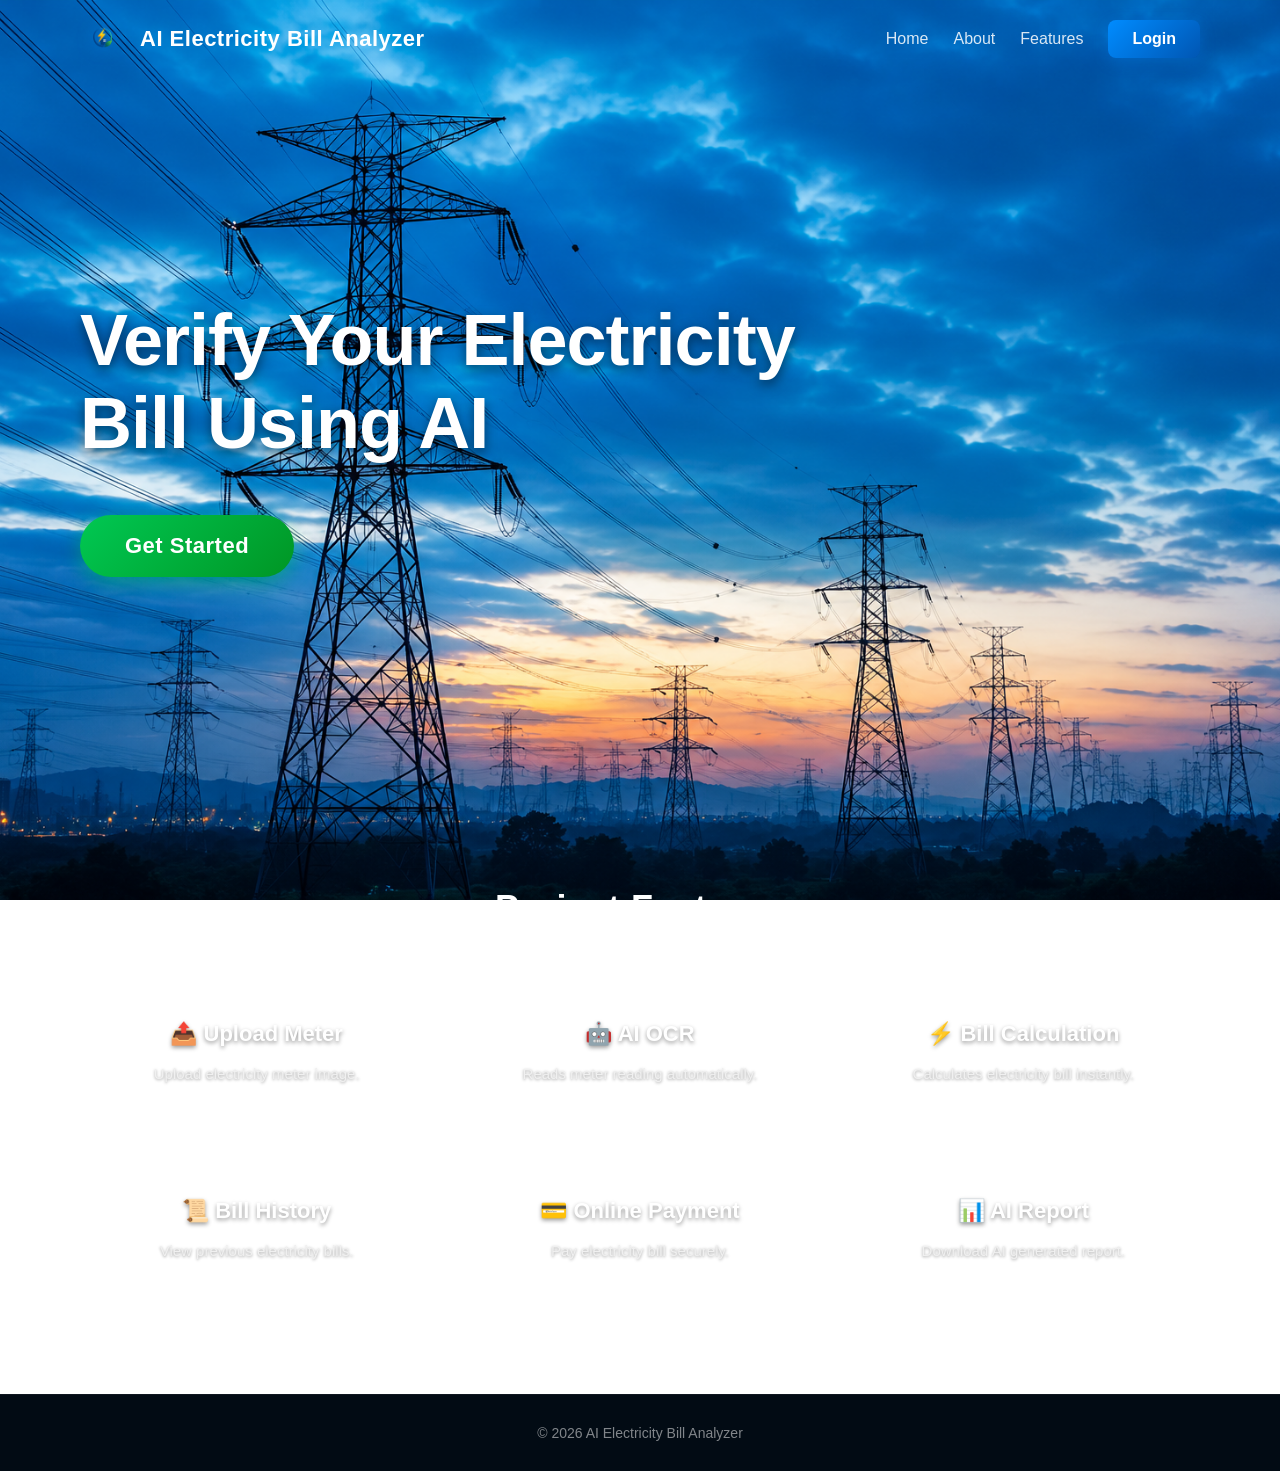
<file: frontend/index.html>
<!DOCTYPE html>
<html lang="en">

<head>

    <meta charset="UTF-8">
    <meta name="viewport" content="width=device-width, initial-scale=1.0">

    <title>AI Electricity Bill Analyzer</title>

    <link rel="stylesheet" href="css/style.css">

</head>

<body>

    <!-- ================= Header ================= -->

    <header>

        <div class="logo">

            <img src="images/logo.png" alt="Logo">

            <h2 id="siteTitle">AI Electricity Bill Analyzer</h2>

        </div>

        <nav>

            <a href="index.html" id="navHome">Home</a>

            <a href="about.html" id="navAbout">About</a>

            <a href="#projectFeaturesSection" id="navFeatures">Features</a>

            <a href="login.html" class="btn" id="navLogin">Login</a>

        </nav>

    </header>

    <!-- ================= Hero Section ================= -->

    <section class="hero">

        <div class="hero-text">

            <h1 id="heroTitle">

                Verify Your Electricity Bill Using AI

            </h1>

            <a href="login.html"
               class="start-btn"
               id="getStartedBtn">

                Get Started

            </a>

        </div>

    </section>

    <!-- ================= Features ================= -->

    <section class="features" id="projectFeaturesSection">

        <h2 id="featureTitle">

            Project Features

        </h2>

        <div class="cards">

            <div class="card">

                <h3 id="feature1Title">

                    📤 Upload Meter

                </h3>

                <p id="feature1Desc">

                    Upload electricity meter image.

                </p>

            </div>

            <div class="card">

                <h3 id="feature2Title">

                    🤖 AI OCR

                </h3>

                <p id="feature2Desc">

                    Reads meter reading automatically.

                </p>

            </div>

            <div class="card">

                <h3 id="feature3Title">

                    ⚡ Bill Calculation

                </h3>

                <p id="feature3Desc">

                    Calculates electricity bill instantly.

                </p>

            </div>

            <div class="card">

                <h3 id="feature4Title">

                    📜 Bill History

                </h3>

                <p id="feature4Desc">

                    View previous electricity bills.

                </p>

            </div>

            <div class="card">

                <h3 id="feature5Title">

                    💳 Online Payment

                </h3>

                <p id="feature5Desc">

                    Pay electricity bill securely.

                </p>

            </div>

            <div class="card">

                <h3 id="feature6Title">

                    📊 AI Report

                </h3>

                <p id="feature6Desc">

                    Download AI generated report.

                </p>

            </div>

        </div>

    </section>

    <!-- ================= Footer ================= -->

    <footer>

        <p id="footerText">

            © 2026 AI Electricity Bill Analyzer

        </p>

    </footer>

    <!-- ================= JavaScript ================= -->

    <script src="js/language.js"></script>

</body>

</html>
</file>
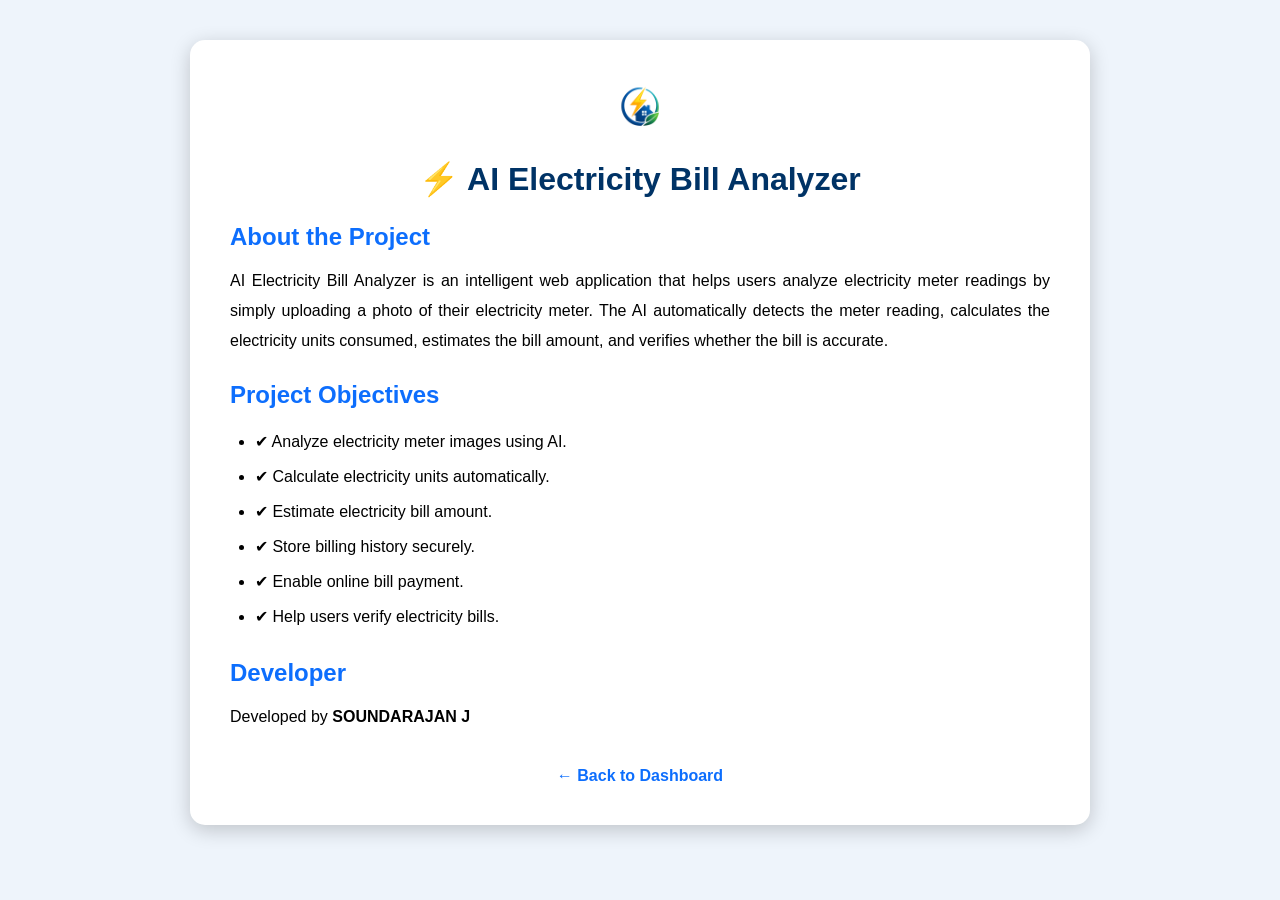
<file: frontend/about.html>
<!DOCTYPE html>
<html lang="en">

<head>

<meta charset="UTF-8">
<meta name="viewport" content="width=device-width, initial-scale=1.0">

<title>About Project</title>

<link rel="stylesheet" href="css/about.css">

</head>

<body>

<div class="container">

<div class="about-card">

<img src="images/logo.png" class="logo">

<h1>⚡ AI Electricity Bill Analyzer</h1>

<h2>About the Project</h2>

<p>

AI Electricity Bill Analyzer is an intelligent web application that helps users
analyze electricity meter readings by simply uploading a photo of their
electricity meter.

The AI automatically detects the meter reading, calculates the electricity
units consumed, estimates the bill amount, and verifies whether the bill is
accurate.

</p>

<h2>Project Objectives</h2>

<ul>

<li>✔ Analyze electricity meter images using AI.</li>

<li>✔ Calculate electricity units automatically.</li>

<li>✔ Estimate electricity bill amount.</li>

<li>✔ Store billing history securely.</li>

<li>✔ Enable online bill payment.</li>

<li>✔ Help users verify electricity bills.</li>

</ul>

<h2>Developer</h2>

<p>

Developed by <b>SOUNDARAJAN J</b>

</p>

<a href="dashboard.html" class="back">

← Back to Dashboard

</a>

</div>

</div>

<script src="js/about.js"></script>

</body>

</html>
</file>
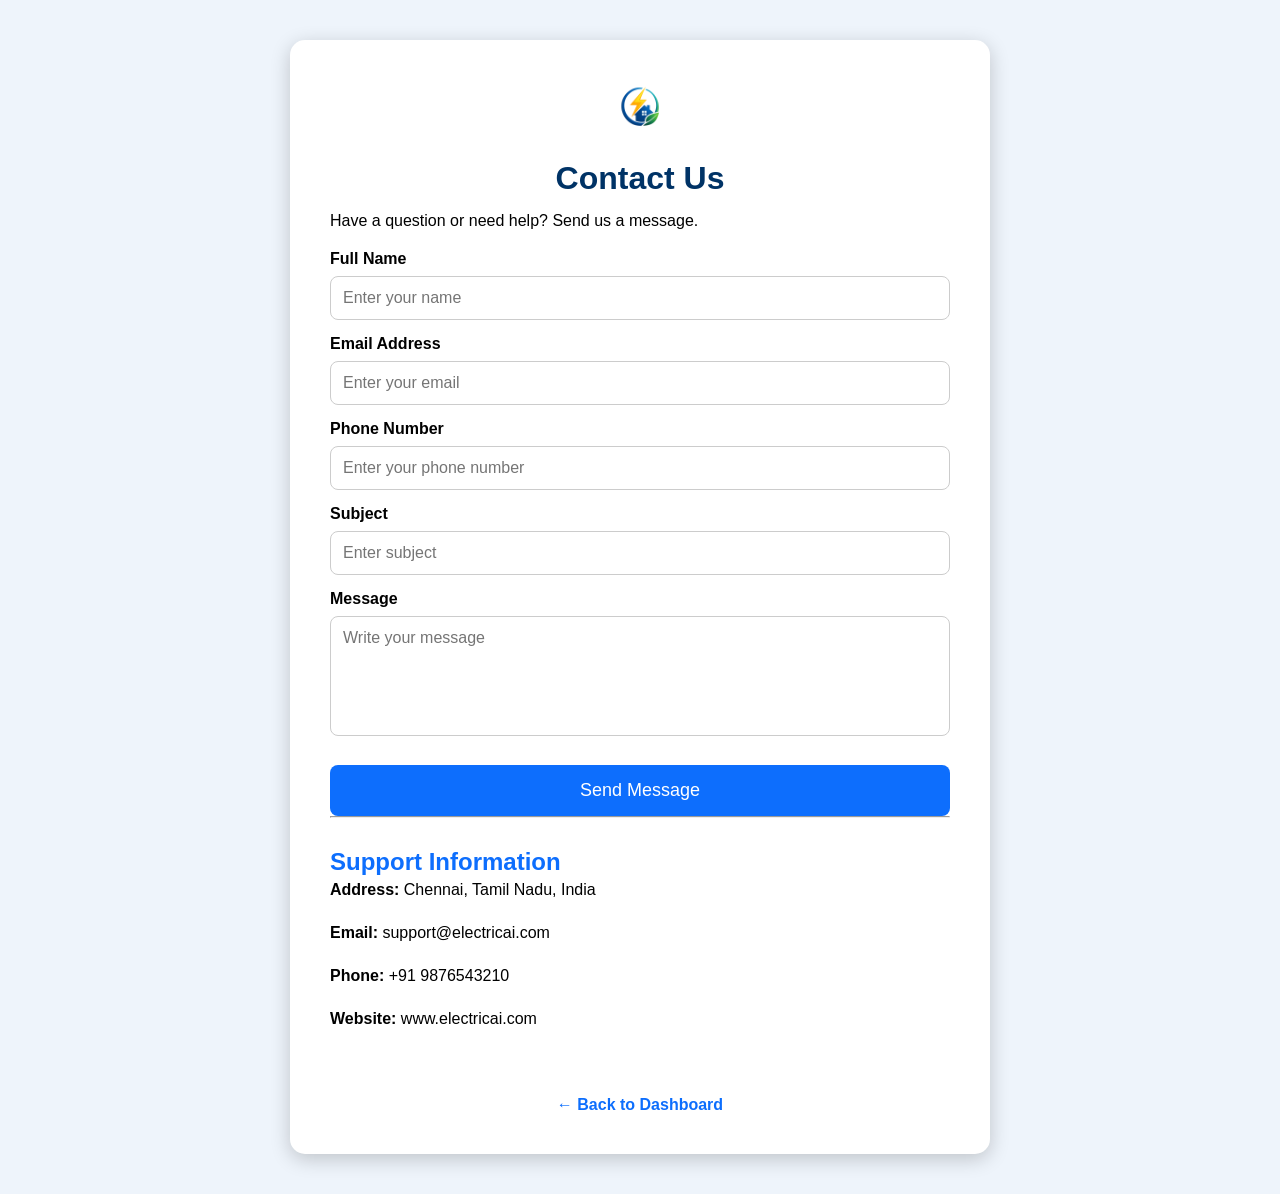
<file: frontend/contact.html>
<!DOCTYPE html>
<html lang="en">

<head>

<meta charset="UTF-8">
<meta name="viewport" content="width=device-width, initial-scale=1.0">

<title>Contact Us</title>

<link rel="stylesheet" href="css/contact.css">

</head>

<body>

<div class="container">

<div class="contact-card">

<img src="images/logo.png" class="logo">

<h1>Contact Us</h1>

<p>
Have a question or need help? Send us a message.
</p>

<form>

<label>Full Name</label>

<input
type="text"
id="name"
placeholder="Enter your name">

<label>Email Address</label>

<input
type="email"
id="email"
placeholder="Enter your email">

<label>Phone Number</label>

<input
type="text"
id="phone"
placeholder="Enter your phone number">

<label>Subject</label>

<input
type="text"
id="subject"
placeholder="Enter subject">

<label>Message</label>

<textarea
id="message"
placeholder="Write your message"></textarea>

<button
type="button"
onclick="sendMessage()">

Send Message

</button>

</form>

<hr>

<h2>Support Information</h2>

<p><strong>Address:</strong> Chennai, Tamil Nadu, India</p>

<p><strong>Email:</strong> support@electricai.com</p>

<p><strong>Phone:</strong> +91 9876543210</p>

<p><strong>Website:</strong> www.electricai.com</p>

<br>

<a href="dashboard.html" class="back">

← Back to Dashboard

</a>

</div>

</div>

<script src="js/contact.js"></script>

</body>

</html>
</file>
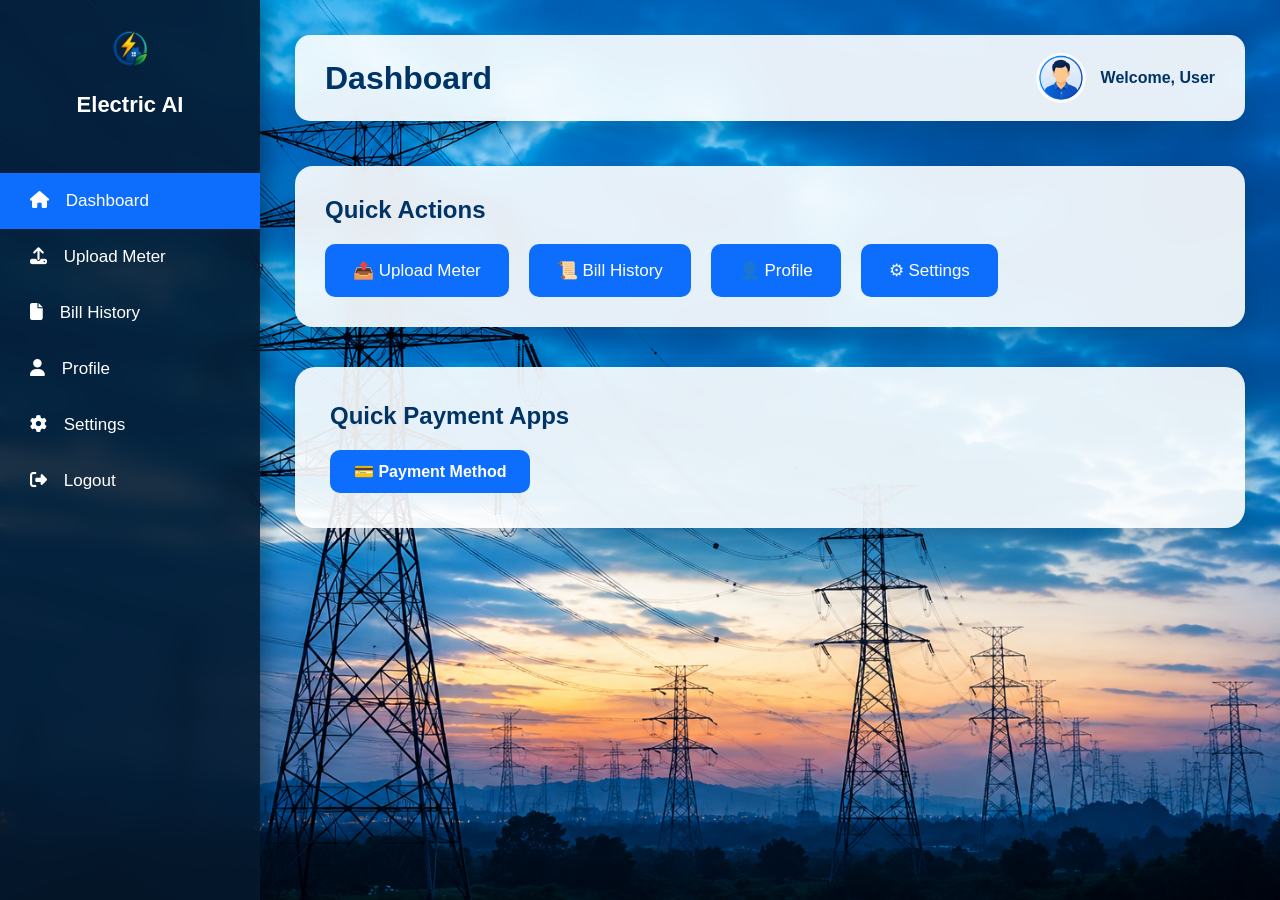
<file: frontend/dashboard.html>
<!DOCTYPE html>
<html lang="en">

<head>

    <meta charset="UTF-8">
    <meta name="viewport" content="width=device-width, initial-scale=1.0">

    <title>Dashboard</title>

    <link rel="stylesheet" href="css/dashboard.css">

    <link rel="stylesheet"
        href="https://cdnjs.cloudflare.com/ajax/libs/font-awesome/6.6.0/css/all.min.css">

</head>

<body>

    <!-- Sidebar -->

    <div class="sidebar">

        <div class="logo">

            <img src="images/logo.png" alt="Electric AI Logo">

            <h2>Electric AI</h2>

        </div>

        <ul>

            <li class="active">
                <a href="dashboard.html">
                    <i class="fa-solid fa-house"></i>
                    <span id="menuDashboard">Dashboard</span>
                </a>
            </li>

            <li>
                <a href="upload_meter.html">
                    <i class="fa-solid fa-upload"></i>
                    <span id="menuUpload">Upload Meter</span>
                </a>
            </li>

            <li>
                <a href="history.html">
                    <i class="fa-solid fa-file"></i>
                    <span id="menuHistory">Bill History</span>
                </a>
            </li>

            <li>
                <a href="profile.html">
                    <i class="fa-solid fa-user"></i>
                    <span id="menuProfile">Profile</span>
                </a>
            </li>

            <li>
                <a href="settings.html">
                    <i class="fa-solid fa-gear"></i>
                    <span id="menuSettings">Settings</span>
                </a>
            </li>

            <li>
                <a href="login.html">
                    <i class="fa-solid fa-right-from-bracket"></i>
                    <span id="menuLogout">Logout</span>
                </a>
            </li>

        </ul>

    </div>

    <!-- Main -->

    <div class="main">

        <!-- Header -->

        <div class="top">

            <h1 id="dashboardTitle">Dashboard</h1>

            <div class="user">

                <img src="images/user.png" alt="User">

                <span id="welcomeUser">Welcome, User</span>

            </div>

        </div>



        <!-- Quick Actions -->

        <div class="quick">

            <h2 id="quickTitle">Quick Actions</h2>

            <div class="buttons">

                <a href="upload_meter.html" id="uploadBtn">
                    📤 Upload Meter
                </a>

                <a href="history.html" id="historyBtn">
                    📜 Bill History
                </a>

                <a href="profile.html" id="profileBtn">
                    👤 Profile
                </a>

                <a href="settings.html" id="settingsBtn">
                    ⚙ Settings
                </a>

            </div>

        </div>

        <!-- Payment -->

        <div class="payment-links">

            <h2 id="paymentTitle">
                Quick Payment Apps
            </h2>

            <button type="button" class="payment-method-btn" onclick="togglePaymentMethods()">
                💳 Payment Method
            </button>

            <div class="payment-buttons" id="paymentButtonsGrid" style="display: none; margin-top: 25px;">

                <a href="https://pay.google.com/" target="_blank">
                    <img src="images/gpay.png" alt="Google Pay">
                    <span>Google Pay</span>
                </a>

                <a href="https://www.phonepe.com/" target="_blank">
                    <img src="images/phonepe.png" alt="PhonePe">
                    <span>PhonePe</span>
                </a>

                <a href="https://paytm.com/" target="_blank">
                    <img src="images/paytm.png" alt="Paytm">
                    <span>Paytm</span>
                </a>

            </div>

        </div>

    </div>

    <script src="js/dashboard.js"></script>
    <script src="js/language.js"></script>

</body>

</html>
</file>
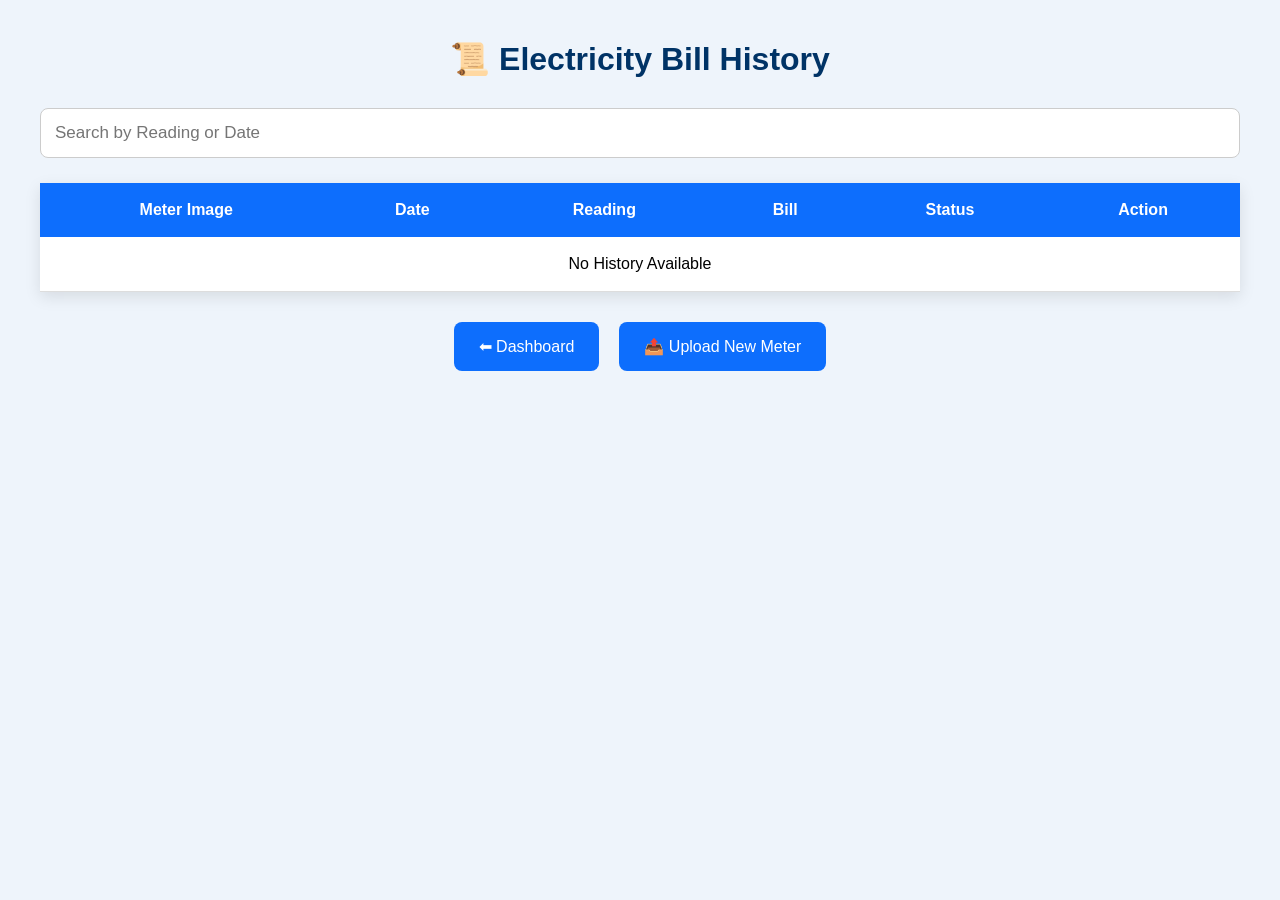
<file: frontend/history.html>
<!DOCTYPE html>
<html lang="en">

<head>

    <meta charset="UTF-8">
    <meta name="viewport" content="width=device-width, initial-scale=1.0">

    <title>Bill History</title>

    <link rel="stylesheet" href="css/history.css">

</head>

<body>

<div class="container">

    <h1>📜 Electricity Bill History</h1>

    <div class="search-box">

        <input
            type="text"
            id="searchInput"
            placeholder="Search by Reading or Date">

    </div>

    <table>

        <thead>

            <tr>

                <th>Meter Image</th>

                <th>Date</th>

                <th>Reading</th>

                <th>Bill</th>

                <th>Status</th>

                <th>Action</th>

            </tr>

        </thead>

        <tbody id="historyBody">

            <!-- History records will appear here -->

        </tbody>

    </table>

    <div class="buttons">

        <a href="dashboard.html">
            ⬅ Dashboard
        </a>

        <a href="upload_meter.html">
            📤 Upload New Meter
        </a>

    </div>

</div>

<script src="js/history.js"></script>

</body>

</html>
</file>
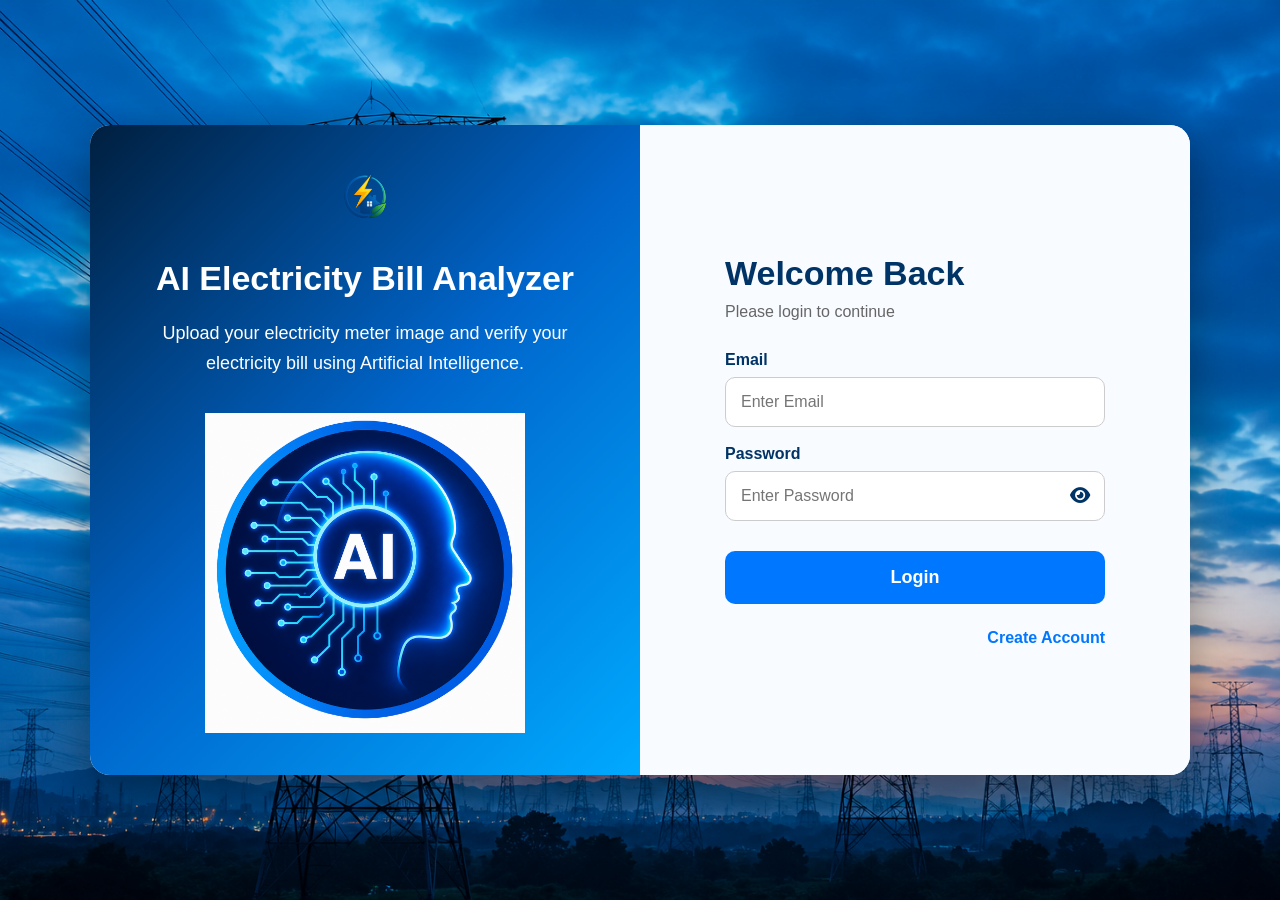
<file: frontend/login.html>
<!DOCTYPE html>
<html lang="en">

<head>

    <meta charset="UTF-8">
    <meta name="viewport" content="width=device-width, initial-scale=1.0">

    <title>Login | AI Electricity Bill Analyzer</title>

    <link rel="stylesheet" href="css/login.css">

    <link rel="stylesheet" href="https://cdnjs.cloudflare.com/ajax/libs/font-awesome/6.6.0/css/all.min.css">

</head>

<body>

<div class="container">

    <!-- Left Side -->

    <div class="left">

        <img src="images/logo.png" class="logo" alt="Logo">

        <h1 id="loginSiteTitle">
            AI Electricity Bill Analyzer
        </h1>

        <p id="loginDescription">
            Upload your electricity meter image and verify your electricity bill using Artificial Intelligence.
        </p>

        <img src="images/ai.png" class="ai" alt="AI">

    </div>

    <!-- Right Side -->

    <div class="right">

        <div class="login-box">

            <h2 id="welcomeTitle">
                Welcome Back
            </h2>

            <p id="loginText">
                Please login to continue
            </p>

            <form>

                <label id="emailLabel">
                    Email
                </label>

                <input
                    type="email"
                    id="email"
                    placeholder="Enter Email"
                >

                <label id="passwordLabel">
                    Password
                </label>

                <div class="password-wrapper" style="position: relative; width: 100%;">
                    <input
                        type="password"
                        id="password"
                        placeholder="Enter Password"
                        style="width: 100%; padding-right: 45px;"
                    >
                    <i class="fa-solid fa-eye" id="togglePasswordIcon" onclick="togglePasswordVisibility()" style="position: absolute; right: 15px; top: 50%; transform: translateY(-50%); cursor: pointer; color: #003366; font-size: 18px;"></i>
                </div>



                <button
                    type="submit"
                    id="loginBtn">

                    Login

                </button>

            </form>

            <div class="links" style="justify-content: flex-end;">

                <a
                    href="register.html"
                    id="createAccount">

                    Create Account

                </a>

            </div>

        </div>

    </div>

</div>

<script src="js/config.js"></script>
<script src="js/login.js"></script>
<script src="js/language.js"></script>

</body>
</html>
</file>
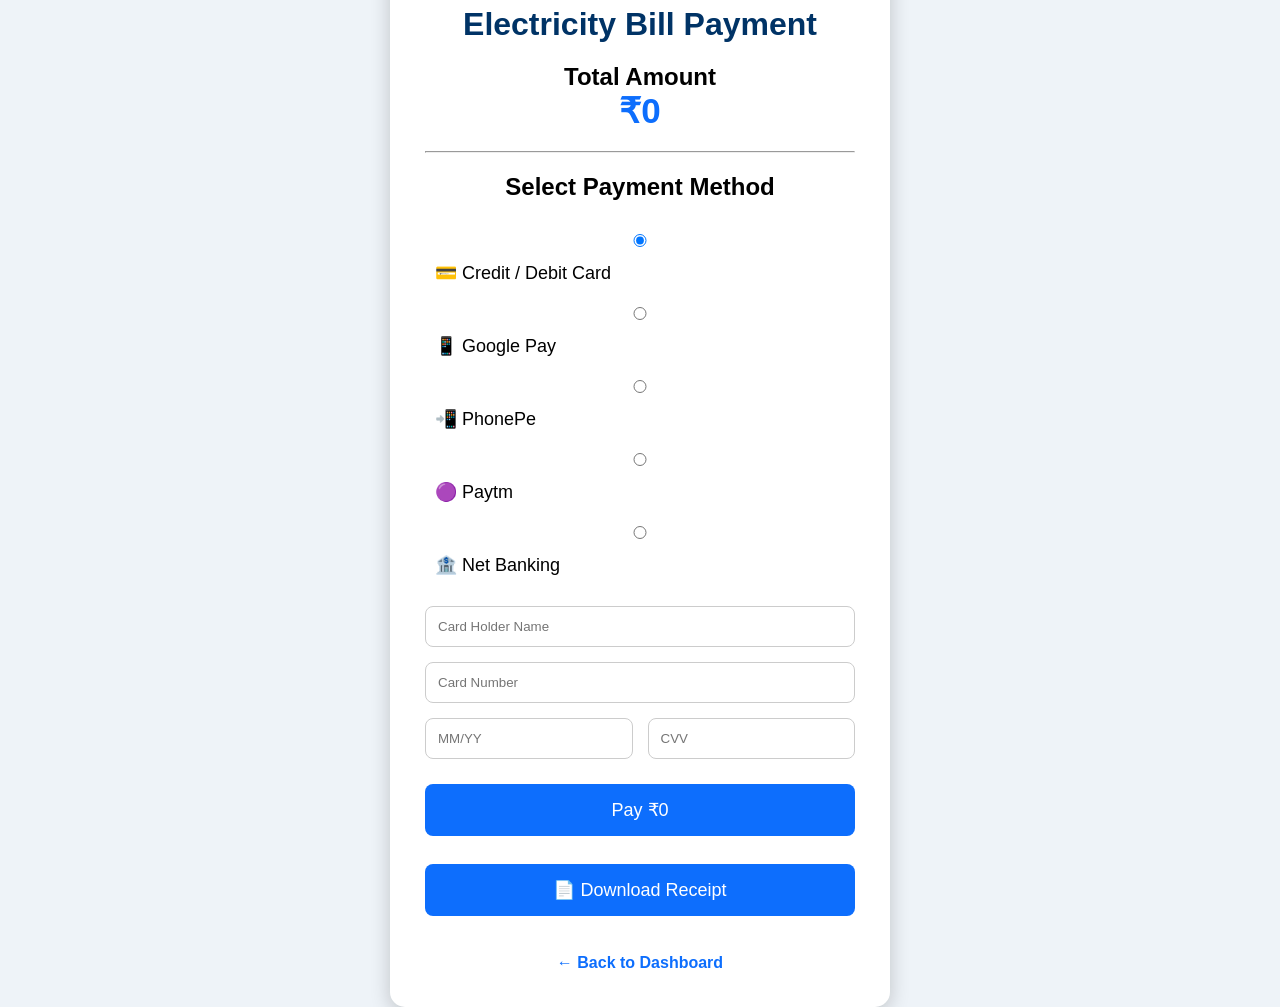
<file: frontend/pay_bill.html>
<!DOCTYPE html>
<html lang="en">

<head>

    <meta charset="UTF-8">
    <meta name="viewport" content="width=device-width, initial-scale=1.0">

    <title>Pay Electricity Bill</title>

    <link rel="stylesheet" href="css/payment.css">

</head>

<body>

<div class="container">

    <div class="payment-card">

        <img src="images/logo.png" class="logo" alt="Logo">

        <h1>Electricity Bill Payment</h1>

        <h2>Total Amount</h2>

        <h3 id="billAmount">₹0</h3>

        <hr>

        <h2>Select Payment Method</h2>

        <div class="methods">

            <label>
                <input type="radio" name="payment" value="Card" checked>
                💳 Credit / Debit Card
            </label>

            <label>
                <input type="radio" name="payment" value="Google Pay">
                📱 Google Pay
            </label>

            <label>
                <input type="radio" name="payment" value="PhonePe">
                📲 PhonePe
            </label>

            <label>
                <input type="radio" name="payment" value="Paytm">
                🟣 Paytm
            </label>

            <label>
                <input type="radio" name="payment" value="Net Banking">
                🏦 Net Banking
            </label>

        </div>

        <div class="card-details">

            <input
                id="cardName"
                type="text"
                placeholder="Card Holder Name">

            <input
                id="cardNumber"
                type="text"
                maxlength="16"
                placeholder="Card Number">

            <div class="row">

                <input
                    id="expiry"
                    type="text"
                    maxlength="5"
                    placeholder="MM/YY">

                <input
                    id="cvv"
                    type="password"
                    maxlength="3"
                    placeholder="CVV">

            </div>

        </div>

        <button id="payBtn" onclick="payNow()">
            Pay ₹0
        </button>

        <br><br>

        <button onclick="downloadReceipt()">
            📄 Download Receipt
        </button>

        <br><br>

        <a href="dashboard.html" class="back">
            ← Back to Dashboard
        </a>

    </div>

</div>

<script src="js/payment.js"></script>

</body>

</html>
</file>
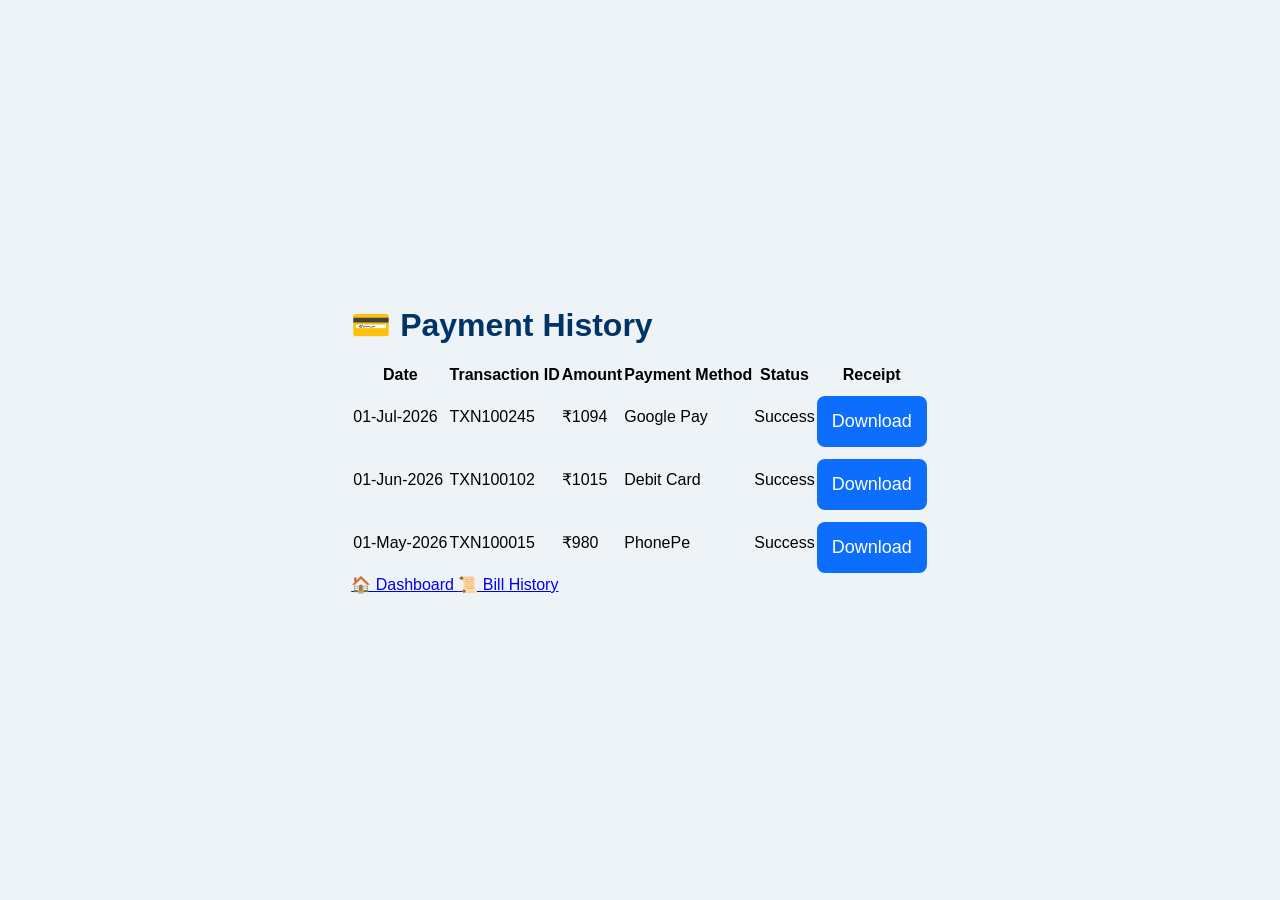
<file: frontend/payment_history.html>
<!DOCTYPE html>
<html lang="en">

<head>

<meta charset="UTF-8">
<meta name="viewport" content="width=device-width, initial-scale=1.0">

<title>Payment History</title>

<link rel="stylesheet" href="css/payment.css">

</head>

<body>

<div class="container">

    <h1>💳 Payment History</h1>

    <table>

        <thead>

            <tr>

                <th>Date</th>
                <th>Transaction ID</th>
                <th>Amount</th>
                <th>Payment Method</th>
                <th>Status</th>
                <th>Receipt</th>

            </tr>

        </thead>

        <tbody>

            <tr>

                <td>01-Jul-2026</td>
                <td>TXN100245</td>
                <td>₹1094</td>
                <td>Google Pay</td>
                <td class="success">Success</td>

                <td>

                    <button onclick="downloadReceipt()">

                        Download

                    </button>

                </td>

            </tr>

            <tr>

                <td>01-Jun-2026</td>
                <td>TXN100102</td>
                <td>₹1015</td>
                <td>Debit Card</td>
                <td class="success">Success</td>

                <td>

                    <button onclick="downloadReceipt()">

                        Download

                    </button>

                </td>

            </tr>

            <tr>

                <td>01-May-2026</td>
                <td>TXN100015</td>
                <td>₹980</td>
                <td>PhonePe</td>
                <td class="success">Success</td>

                <td>

                    <button onclick="downloadReceipt()">

                        Download

                    </button>

                </td>

            </tr>

        </tbody>

    </table>

    <div class="buttons">

        <a href="dashboard.html">

            🏠 Dashboard

        </a>

        <a href="history.html">

            📜 Bill History

        </a>

    </div>

</div>

<script src="js/payment.js"></script>

</body>

</html>
</file>
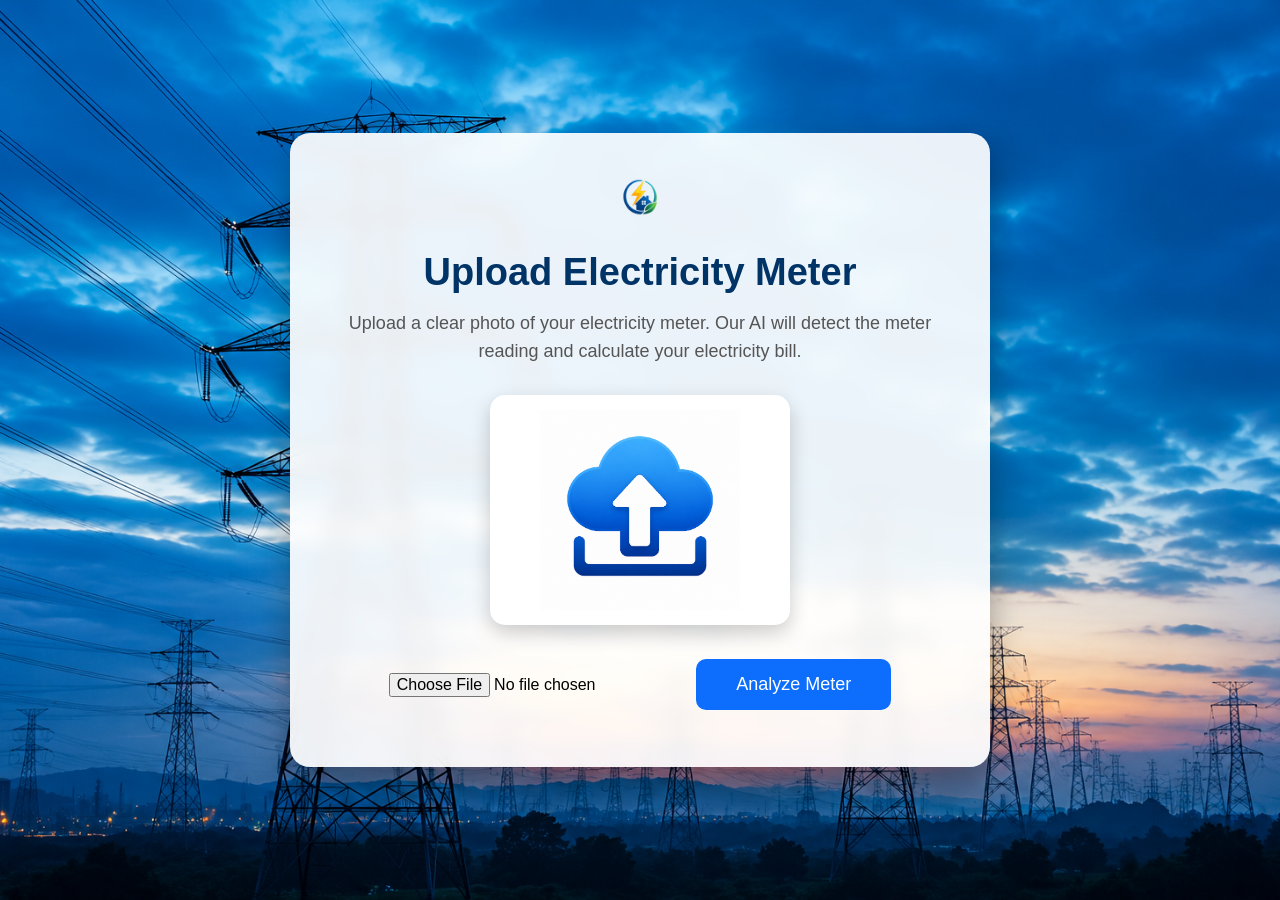
<file: frontend/processing.html>
<!DOCTYPE html>
<html lang="en">

<head>

    <meta charset="UTF-8">
    <meta name="viewport" content="width=device-width, initial-scale=1.0">

    <title>AI Processing</title>

    <link rel="stylesheet" href="css/processing.css">

</head>

<body>

<div class="container">

    <div class="processing-box">

        <img src="images/logo.png" class="logo" alt="Logo">

        <h1>⚡ AI Electricity Bill Analyzer</h1>

        <div class="loader"></div>

        <h2 id="status">
            Uploading Image...
        </h2>

        <p>
            Please wait while our AI analyzes your electricity meter.
        </p>

        <div class="steps">

            <div id="step1">⏳ Uploading Image...</div>

            <div id="step2">⏳ Detecting Meter...</div>

            <div id="step3">⏳ Reading Meter (OCR)...</div>

            <div id="step4">⏳ Calculating Bill...</div>

            <div id="step5">⏳ Preparing Report...</div>

        </div>

    </div>

</div>

<script src="js/config.js"></script>
<script src="js/processing.js"></script>

</body>

</html>
</file>
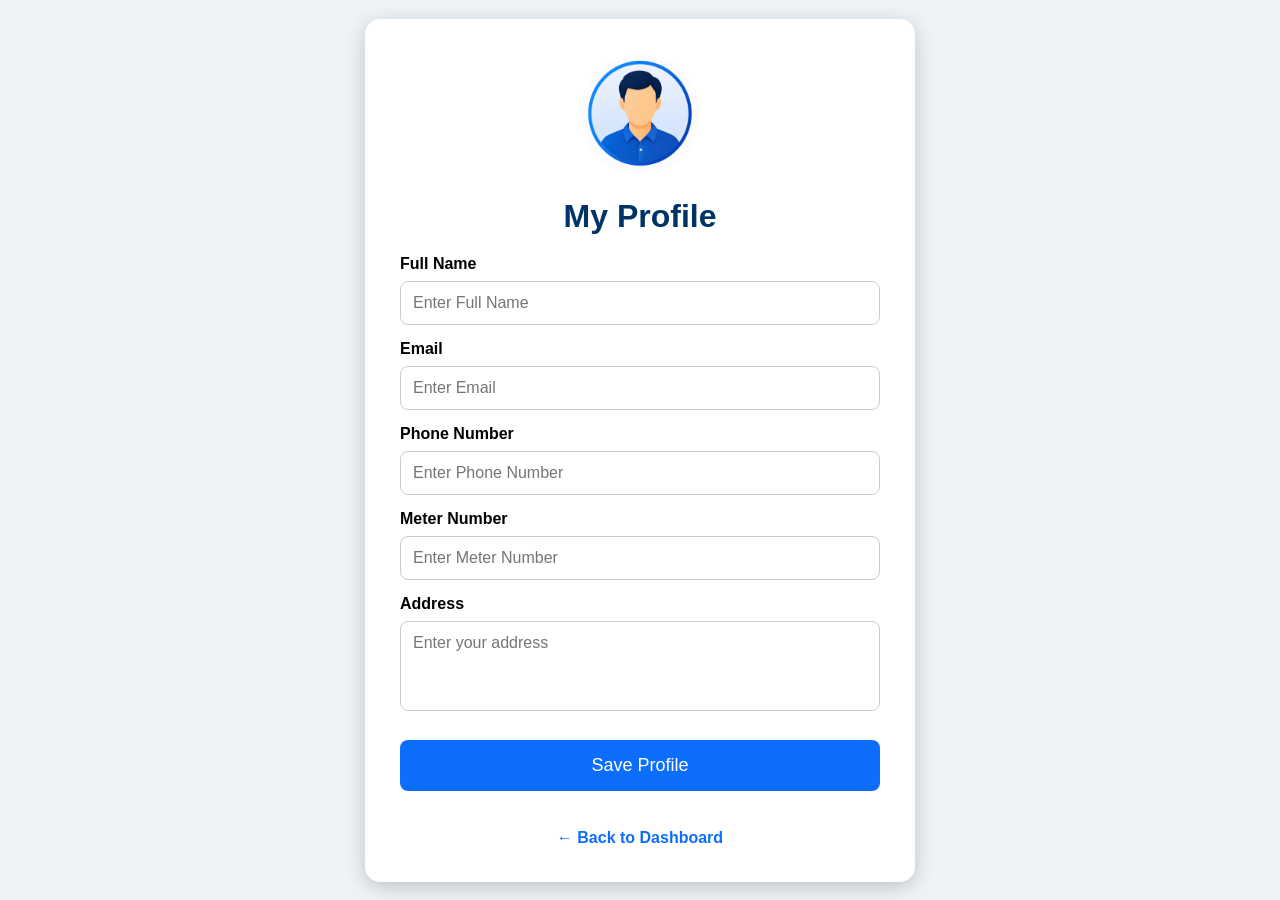
<file: frontend/profile.html>
<!DOCTYPE html>
<html lang="en">

<head>

    <meta charset="UTF-8">
    <meta name="viewport" content="width=device-width, initial-scale=1.0">

    <title>My Profile</title>

    <link rel="stylesheet" href="css/profile.css">

</head>

<body>

<div class="container">

    <div class="profile-card">

        <img src="images/user.png" alt="Profile Image" class="profile-img">

        <h1>My Profile</h1>

        <form id="profileForm">

            <!-- Full Name -->
            <label for="name">Full Name</label>
            <input
                type="text"
                id="name"
                placeholder="Enter Full Name"
                required
            >

            <!-- Email -->
            <label for="email">Email</label>
            <input
                type="email"
                id="email"
                placeholder="Enter Email"
                required
            >

            <!-- Phone -->
            <label for="phone">Phone Number</label>
            <input
                type="tel"
                id="phone"
                placeholder="Enter Phone Number"
                required
            >

            <!-- Meter Number -->
            <label for="meter">Meter Number</label>
            <input
                type="text"
                id="meter"
                placeholder="Enter Meter Number"
                required
            >

            <!-- Address -->
            <label for="address">Address</label>
            <textarea
                id="address"
                rows="4"
                placeholder="Enter your address"
                required
            ></textarea>

            <button type="button" onclick="saveProfile()">
                Save Profile
            </button>

        </form>

        <br>

        <a href="dashboard.html" class="back">
            ← Back to Dashboard
        </a>

    </div>

</div>

<script src="js/config.js"></script>
<script src="js/profile.js"></script>

</body>
</html>
</file>
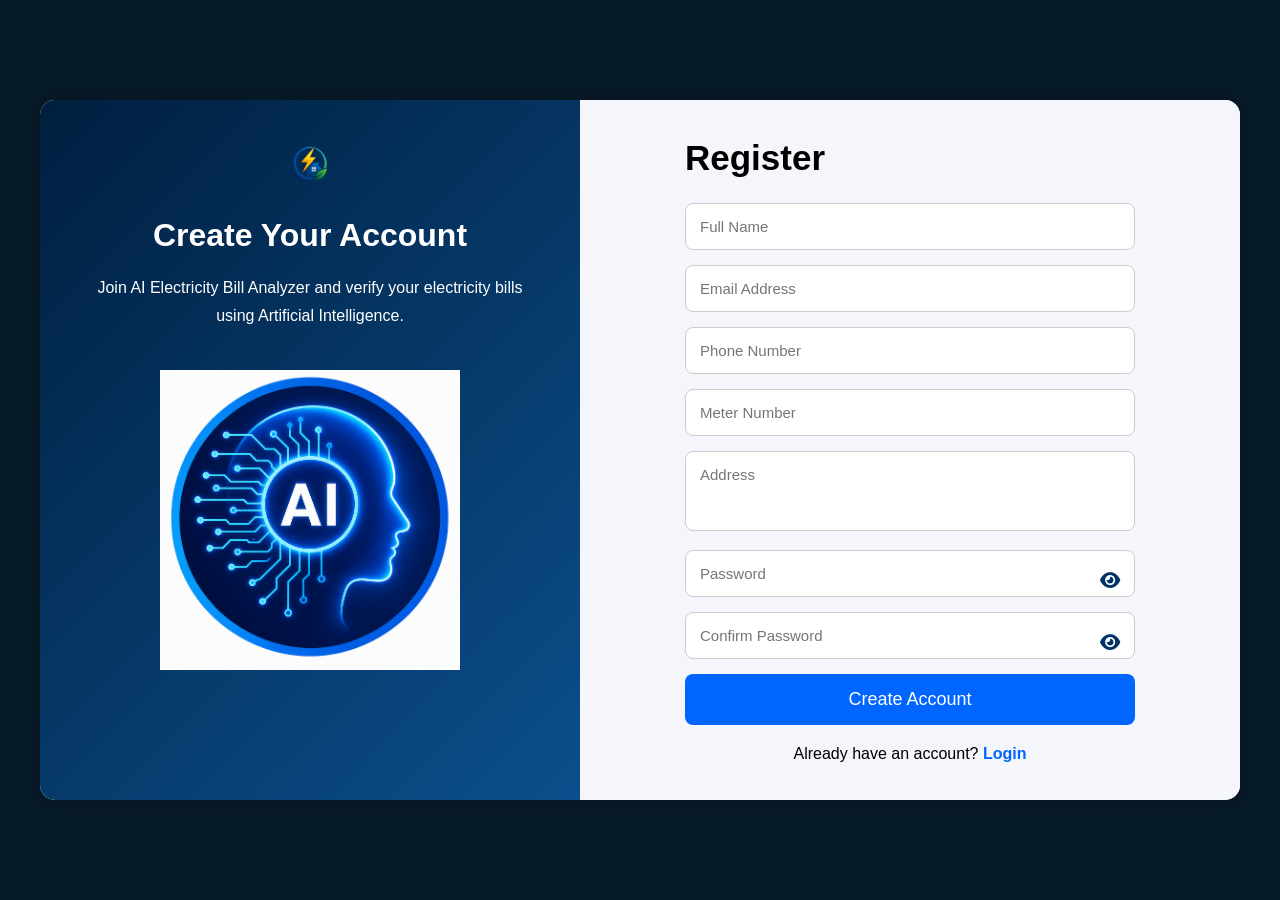
<file: frontend/register.html>
<!DOCTYPE html>
<html lang="en">

<head>

    <meta charset="UTF-8">
    <meta name="viewport" content="width=device-width, initial-scale=1.0">

    <title>Register | AI Electricity Bill Analyzer</title>

    <link rel="stylesheet" href="css/register.css">

    <link rel="stylesheet" href="https://cdnjs.cloudflare.com/ajax/libs/font-awesome/6.6.0/css/all.min.css">

</head>

<body>

<div class="container">

    <div class="left">

        <img src="images/logo.png" class="logo">

        <h1>Create Your Account</h1>

        <p>
            Join AI Electricity Bill Analyzer and verify your
            electricity bills using Artificial Intelligence.
        </p>

        <img src="images/ai.png" class="ai">

    </div>

    <div class="right">

        <div class="register-box">

            <h2>Register</h2>

            <form id="registerForm">

                <input
                    type="text"
                    id="name"
                    placeholder="Full Name"
                    required
                >

                <input
                    type="email"
                    id="email"
                    placeholder="Email Address"
                    required
                >

                <input
                    type="text"
                    id="phone"
                    placeholder="Phone Number"
                    required
                >

                <input
                    type="text"
                    id="meter"
                    placeholder="Meter Number"
                    required
                >

                <textarea
                    id="address"
                    placeholder="Address"
                    required
                ></textarea>

                <div class="password-wrapper" style="position: relative; width: 100%;">
                    <input
                        type="password"
                        id="password"
                        placeholder="Password"
                        style="width: 100%; padding-right: 45px; margin-bottom: 15px;"
                        required
                    >
                    <i class="fa-solid fa-eye" id="togglePassIcon" onclick="toggleFieldVisibility('password', 'togglePassIcon')" style="position: absolute; right: 15px; top: 22px; cursor: pointer; color: #003366; font-size: 18px;"></i>
                </div>

                <div class="password-wrapper" style="position: relative; width: 100%;">
                    <input
                        type="password"
                        id="confirmPassword"
                        placeholder="Confirm Password"
                        style="width: 100%; padding-right: 45px; margin-bottom: 15px;"
                        required
                    >
                    <i class="fa-solid fa-eye" id="toggleConfirmPassIcon" onclick="toggleFieldVisibility('confirmPassword', 'toggleConfirmPassIcon')" style="position: absolute; right: 15px; top: 22px; cursor: pointer; color: #003366; font-size: 18px;"></i>
                </div>

                <button type="submit">
                    Create Account
                </button>

            </form>

            <p class="login-link">

                Already have an account?

                <a href="login.html">
                    Login
                </a>

            </p>

        </div>

    </div>

</div>

<script src="js/config.js"></script>
<script src="js/register.js"></script>

</body>

</html>
</file>
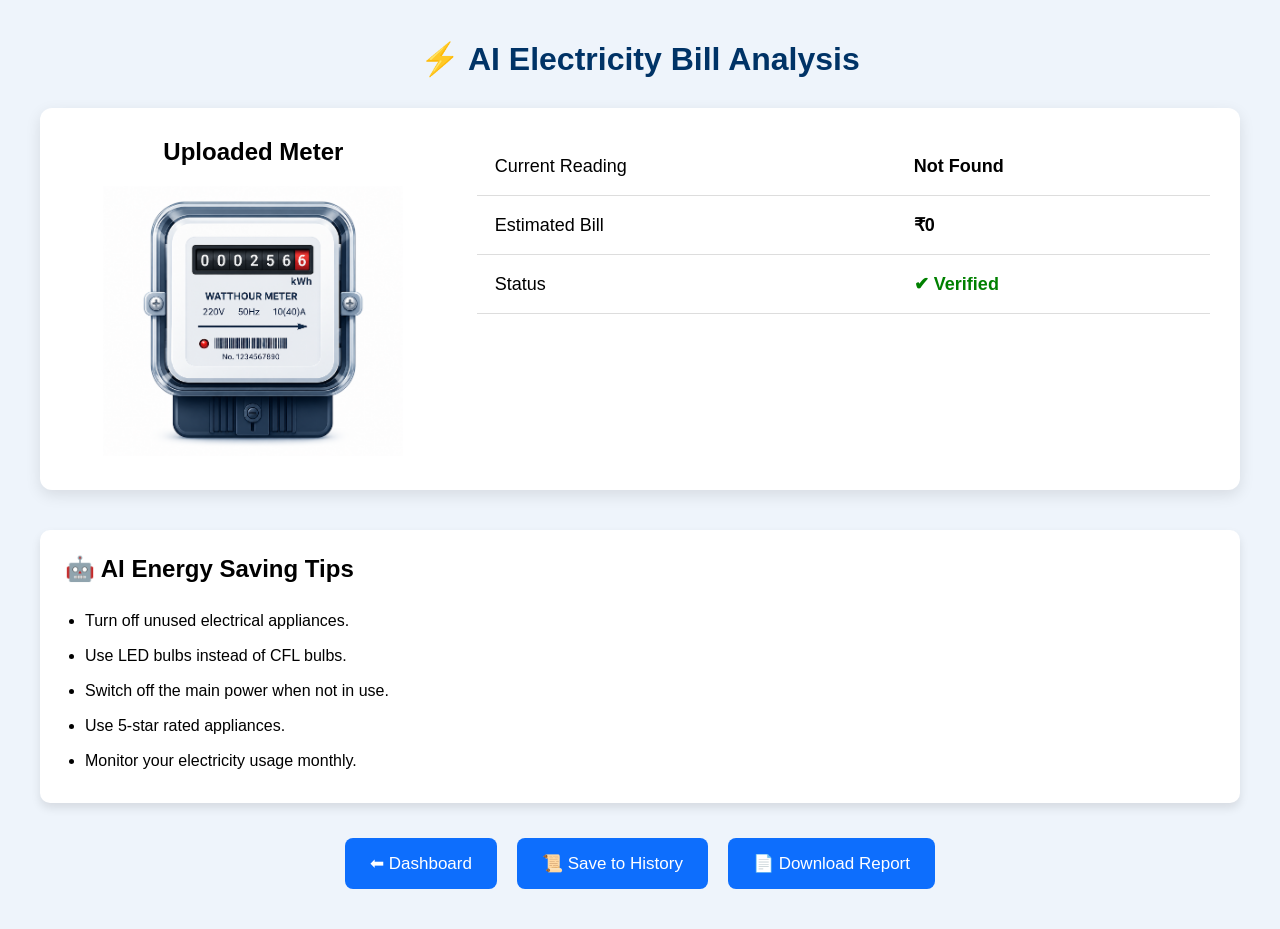
<file: frontend/result.html>
<!DOCTYPE html>
<html lang="en">

<head>

    <meta charset="UTF-8">
    <meta name="viewport" content="width=device-width, initial-scale=1.0">

    <title>AI Analysis Result</title>

    <link rel="stylesheet" href="css/result.css">

</head>

<body>

<div class="container">

    <h1>⚡ AI Electricity Bill Analysis</h1>

    <div class="result-card">

        <div class="left">

            <h2>Uploaded Meter</h2>

            <img id="meterImage" src="" alt="Meter Image">

        </div>

        <div class="right">

            <table>

                <tr>
                    <td>Current Reading</td>
                    <td><strong id="reading">Loading...</strong></td>
                </tr>

                <tr>
                    <td>Estimated Bill</td>
                    <td><strong id="bill">Loading...</strong></td>
                </tr>

                <tr>
                    <td>Status</td>
                    <td>
                        <span class="success">✔ Verified</span>
                    </td>
                </tr>

            </table>

        </div>

    </div>

    <div class="tips">

        <h2>🤖 AI Energy Saving Tips</h2>

        <ul>

            <li>Turn off unused electrical appliances.</li>

            <li>Use LED bulbs instead of CFL bulbs.</li>

            <li>Switch off the main power when not in use.</li>

            <li>Use 5-star rated appliances.</li>

            <li>Monitor your electricity usage monthly.</li>

        </ul>

    </div>

    <div class="buttons">

        <a href="dashboard.html">
            ⬅ Dashboard
        </a>

        <button type="button" onclick="saveHistory()">
            📜 Save to History
        </button>

        <button type="button" onclick="downloadReport()">
            📄 Download Report
        </button>

    </div>

</div>

<script src="js/result.js"></script>

</body>

</html>
</file>
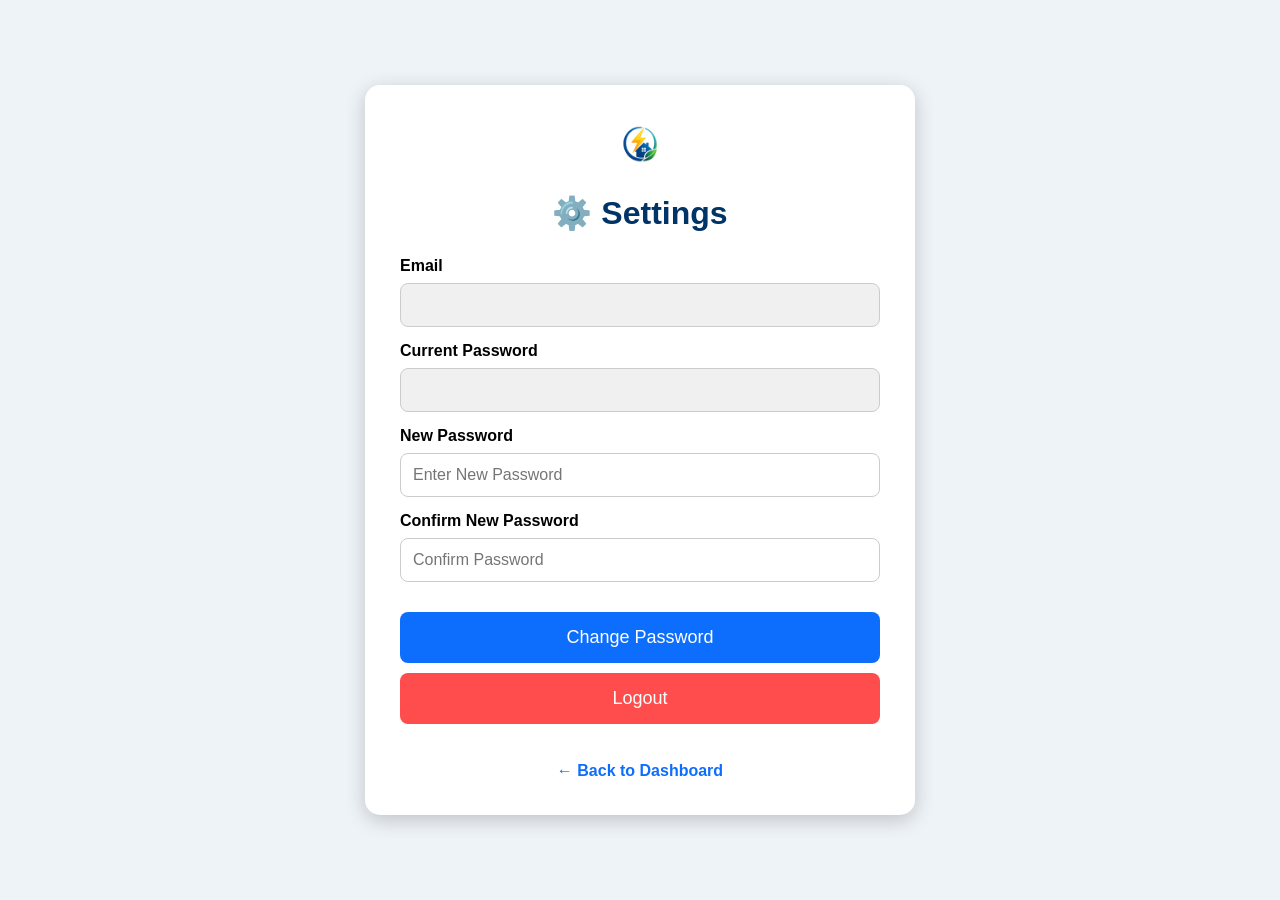
<file: frontend/settings.html>
<!DOCTYPE html>
<html lang="en">

<head>

    <meta charset="UTF-8">
    <meta name="viewport" content="width=device-width, initial-scale=1.0">

    <title>Settings</title>

    <link rel="stylesheet" href="css/settings.css">

</head>

<body>

<div class="container">

    <div class="settings-card">

        <img src="images/logo.png" alt="Electric AI Logo" class="logo">

        <h1>⚙️ Settings</h1>

        <form id="settingsForm">

            <label for="email">Email</label>
            <input
                type="email"
                id="email"
                readonly
                style="background-color: #f0f0f0;"
            >

            <label for="currentPassword">Current Password</label>
            <input
                type="text"
                id="currentPassword"
                readonly
                style="background-color: #f0f0f0;"
            >

            <label for="password">New Password</label>
            <input
                type="password"
                id="password"
                placeholder="Enter New Password"
                required
            >

            <label for="confirm">Confirm New Password</label>
            <input
                type="password"
                id="confirm"
                placeholder="Confirm Password"
                required
            >

            <button type="button" onclick="saveSettings()">
                Change Password
            </button>

            <button type="button" onclick="logout()" style="background-color: #ff4d4d; margin-top: 10px;">
                Logout
            </button>

        </form>

        <br>

        <a href="dashboard.html" class="back">
            ← Back to Dashboard
        </a>

    </div>

</div>

<script src="js/config.js"></script>
<script src="js/settings.js"></script>

</body>

</html>
</file>
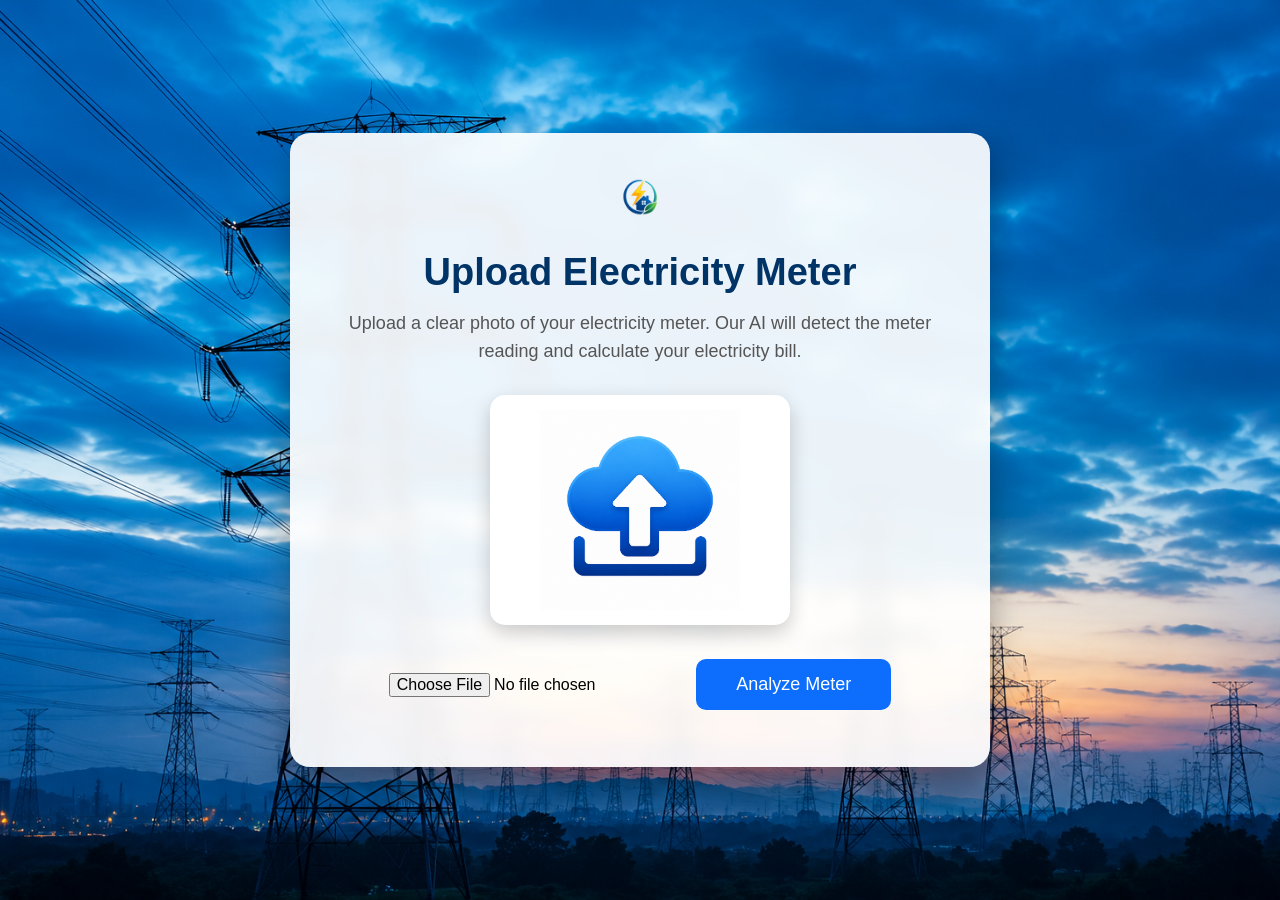
<file: frontend/upload_meter.html>
<!DOCTYPE html>
<html lang="en">

<head>

    <meta charset="UTF-8">

    <meta name="viewport" content="width=device-width, initial-scale=1.0">

    <title>Upload Meter | Electric AI</title>

    <link rel="stylesheet" href="css/upload.css">

</head>

<body>

    <div class="container">

        <div class="upload-box">

            <img
                src="images/logo.png"
                class="logo"
                alt="Electric AI Logo"
            >

            <h1>Upload Electricity Meter</h1>

            <p>
                Upload a clear photo of your electricity meter.
                Our AI will detect the meter reading and calculate
                your electricity bill.
            </p>

            <div class="preview">

                <img
                    src="images/upload.png"
                    id="previewImage"
                    alt="Meter Preview"
                >

            </div>

            <input
                type="file"
                id="fileInput"
                accept="image/*"
            >

            <button
                type="button"
                onclick="analyzeMeter()"
            >
                Analyze Meter
            </button>

        </div>

    </div>


    <!-- ================================================= -->
    <!-- ELECTRIC AI JAVASCRIPT -->
    <!-- IMPORTANT: config.js MUST COME FIRST -->
    <!-- ================================================= -->

    <script src="js/config.js"></script>

    <script src="js/upload.js"></script>

</body>

</html>
</file>
<file: frontend/css/style.css>
*{
    margin:0;
    padding:0;
    box-sizing:border-box;
    font-family: 'Poppins', 'Segoe UI', Arial, sans-serif;
}

html {
    scroll-behavior: smooth;
}

body{
    background-image: url("../images/background.png");
    background-size:cover;
    background-position:center;
    background-repeat:no-repeat;
    background-attachment:fixed;
    color:white;
    overflow-x: hidden;
}

/* Header */

header{
    display:flex;
    justify-content:space-between;
    align-items:center;
    padding:20px 80px;
    background: transparent;
    backdrop-filter: none;
    border-bottom: none;
    position: sticky;
    top: 0;
    z-index: 1000;
}

.logo{
    display:flex;
    align-items:center;
    gap:15px;
}

.logo img{
    width:45px;
    filter: drop-shadow(0 0 8px rgba(0, 140, 255, 0.6));
}

.logo h2{
    color:white;
    font-size: 22px;
    font-weight: 600;
    letter-spacing: 0.5px;
}

nav{
    display: flex;
    align-items: center;
    gap: 25px;
}

nav a{
    color:rgba(255,255,255,0.85);
    text-decoration:none;
    font-size:16px;
    font-weight: 500;
    transition: 0.3s ease;
}

nav a:hover{
    color: #008cff;
}

.btn{
    background: linear-gradient(135deg, #008cff, #0056b3);
    padding: 10px 24px;
    border-radius: 8px;
    color: white !important;
    font-weight: 600;
    box-shadow: 0 4px 15px rgba(0, 140, 255, 0.3);
}

.btn:hover {
    transform: translateY(-2px);
    box-shadow: 0 6px 20px rgba(0, 140, 255, 0.5);
}

/* Hero Section */

.hero{
    display:flex;
    justify-content: flex-start;
    align-items:center;
    padding:60px 80px;
    min-height: 80vh;
    background:transparent;
}

.hero-text{
    width: 65%;
}

.hero-text h1{
    font-size: 72px; /* Extra Size Title */
    font-weight: 800;
    line-height: 1.15;
    margin-bottom: 25px;
    letter-spacing: -1px;
    text-shadow: 0 4px 12px rgba(0, 0, 0, 0.5);
    color: #ffffff;
}

.start-btn{
    display:inline-block;
    margin-top:25px;
    background: linear-gradient(135deg, #00c853, #009624);
    color:white;
    padding: 18px 45px; /* Big Size Padding */
    text-decoration:none;
    border-radius:35px; /* Proportional elegant rounding */
    font-size: 22px; /* Bigger prominent text size */
    font-weight: 700;
    letter-spacing: 0.5px;
    box-shadow: 0 6px 20px rgba(0, 200, 83, 0.45);
    transition: all 0.3s cubic-bezier(0.25, 0.8, 0.25, 1);
}

.start-btn:hover{
    background: linear-gradient(135deg, #00e676, #00c853);
    transform: translateY(-3px);
    box-shadow: 0 8px 25px rgba(0, 200, 83, 0.6);
}

/* Features */

.features{
    padding: 90px 80px;
    text-align:center;
    background: transparent;
    backdrop-filter: none;
    border-top: none;
}

.features h2{
    font-size: 36px;
    font-weight: 700;
    margin-bottom: 15px;
    letter-spacing: 0.5px;
}

.cards{
    display:grid;
    grid-template-columns:repeat(3,1fr);
    gap:30px;
    margin-top:50px;
}

.card{
    background: rgba(255, 255, 255, 0.04);
    border: 1px solid rgba(255, 255, 255, 0.07);
    backdrop-filter:blur(15px);
    padding:40px 30px;
    border-radius:20px;
    transition: all 0.3s ease;
}

.card:hover {
    transform: translateY(-10px);
    background: rgba(255, 255, 255, 0.08);
    border-color: rgba(0, 140, 255, 0.3);
    box-shadow: 0 15px 35px rgba(0, 0, 0, 0.4);
}

.card h3{
    font-size: 22px;
    color: #ffffff; /* Bright white title for feature headings */
    margin-bottom:15px;
    text-shadow: 0 2px 4px rgba(0, 0, 0, 0.4);
}

.card p {
    color: #f0f0f0; /* Clear bright readable paragraph content text */
    font-size: 15px;
    line-height: 1.6;
    text-shadow: 0 1px 3px rgba(0, 0, 0, 0.4);
}

footer{
    text-align:center;
    padding:30px;
    background: #020b14;
    border-top: 1px solid rgba(255, 255, 255, 0.05);
    color: rgba(255, 255, 255, 0.5);
    font-size: 14px;
}
</file>
<file: frontend/css/about.css>
*{
margin:0;
padding:0;
box-sizing:border-box;
font-family:Arial,sans-serif;
}

body{
background:#eef4fb;
padding:40px;
}

.container{
display:flex;
justify-content:center;
}

.about-card{
width:900px;
background:white;
padding:40px;
border-radius:15px;
box-shadow:0 5px 20px rgba(0,0,0,.2);
}

.logo{
width:90px;
display:block;
margin:auto;
margin-bottom:20px;
}

h1{
text-align:center;
color:#003366;
margin-bottom:25px;
}

h2{
color:#0d6efd;
margin-top:25px;
margin-bottom:15px;
}

p{
line-height:30px;
text-align:justify;
}

ul{
margin-left:25px;
line-height:35px;
}

.tech{
display:flex;
flex-wrap:wrap;
gap:15px;
margin-top:15px;
}

.tech span{
background:#0d6efd;
color:white;
padding:10px 20px;
border-radius:25px;
}

.back{
display:block;
margin-top:35px;
text-align:center;
text-decoration:none;
font-weight:bold;
color:#0d6efd;
}
</file>
<file: frontend/css/contact.css>
*{
margin:0;
padding:0;
box-sizing:border-box;
font-family:Arial,sans-serif;
}

body{
background:#eef4fb;
display:flex;
justify-content:center;
padding:40px;
}

.container{
width:100%;
display:flex;
justify-content:center;
}

.contact-card{

width:700px;

background:white;

padding:40px;

border-radius:15px;

box-shadow:0 5px 20px rgba(0,0,0,.2);

}

.logo{

width:90px;

display:block;

margin:auto;

margin-bottom:20px;

}

h1{

text-align:center;

color:#003366;

margin-bottom:10px;

}

p{

margin-bottom:15px;

line-height:28px;

}

label{

display:block;

margin-top:15px;

margin-bottom:8px;

font-weight:bold;

}

input,
textarea{

width:100%;

padding:12px;

border:1px solid #ccc;

border-radius:8px;

font-size:16px;

}

textarea{

height:120px;

resize:none;

}

button{

width:100%;

padding:15px;

margin-top:25px;

background:#0d6efd;

color:white;

border:none;

border-radius:8px;

font-size:18px;

cursor:pointer;

}

button:hover{

background:#084298;

}

h2{

margin-top:30px;

color:#0d6efd;

}

.back{

display:block;

text-align:center;

margin-top:30px;

text-decoration:none;

font-weight:bold;

color:#0d6efd;

}
</file>
<file: frontend/css/dashboard.css>
*{
    margin:0;
    padding:0;
    box-sizing:border-box;
    font-family:Arial,sans-serif;
}

body{
    display:flex;
    min-height:100vh;

    background-image:url("../images/background.png");
    background-size:cover;
    background-position:center;
    background-repeat:no-repeat;
    background-attachment:fixed;
}

/* Sidebar */

.sidebar{
    width:260px;
    height:100vh;

    position:fixed;
    left:0;
    top:0;

    background:rgba(5,25,45,0.88);
    backdrop-filter:blur(10px);

    color:white;

    box-shadow:5px 0 20px rgba(0,0,0,.35);
}

.logo{
    text-align:center;
    padding:25px;
}

.logo img{
    width:80px;
}

.logo h2{
    margin-top:10px;
    font-size:22px;
}

.sidebar ul{
    list-style:none;
    margin-top:30px;
}

.sidebar li{
    padding:18px 30px;
    transition:.3s;
}

.sidebar li:hover,
.sidebar .active{
    background:#0d6efd;
}

.sidebar a{
    text-decoration:none;
    color:white;
    font-size:17px;
    display:block;
}

.sidebar i{
    margin-right:12px;
}

/* Main */

.main{
    margin-left:260px;
    width:100%;
    padding:35px;
}

/* Top */

.top{
    display:flex;
    justify-content:space-between;
    align-items:center;

    background:rgba(255,255,255,.90);

    padding:18px 30px;

    border-radius:15px;

    backdrop-filter:blur(10px);

    box-shadow:0 10px 25px rgba(0,0,0,.15);
}

.top h1{
    color:#003366;
}

.user{
    display:flex;
    align-items:center;
    gap:15px;
}

.user img{
    width:50px;
    height:50px;
    border-radius:50%;
}

.user span{
    font-weight:bold;
    color:#003366;
}

/* Cards */

.cards{
    display:grid;
    grid-template-columns:repeat(4,1fr);
    gap:25px;
    margin-top:35px;
}

.card{

    background:rgba(255,255,255,.92);

    backdrop-filter:blur(10px);

    padding:30px;

    border-radius:18px;

    text-align:center;

    transition:.3s;

    box-shadow:0 10px 25px rgba(0,0,0,.15);
}

.card:hover{

    transform:translateY(-8px);

    box-shadow:0 20px 40px rgba(0,0,0,.25);

}

.card i{

    font-size:45px;

    color:#0d6efd;

    margin-bottom:20px;

}

.card h2{

    color:#003366;

    margin-bottom:10px;

}

.card p{

    color:#666;

}

/* Quick Actions */

.quick{

    margin-top:45px;

    background:rgba(255,255,255,.90);

    backdrop-filter:blur(10px);

    padding:30px;

    border-radius:18px;

    box-shadow:0 10px 25px rgba(0,0,0,.15);

}

.quick h2{

    color:#003366;

    margin-bottom:20px;

}

.buttons{

    display:flex;

    flex-wrap:wrap;

    gap:20px;

}

.buttons a{

    background:#0d6efd;

    color:white;

    padding:16px 28px;

    border-radius:10px;

    text-decoration:none;

    transition:.3s;

    font-size:17px;

}

.buttons a:hover{

    background:#0056d6;

    transform:scale(1.05);

}

/* Usage */

.usage{

    margin-top:40px;

    background:rgba(255,255,255,.92);

    backdrop-filter:blur(10px);

    padding:30px;

    border-radius:18px;

    text-align:center;

    box-shadow:0 10px 25px rgba(0,0,0,.15);

}

.usage h2{

    color:#003366;

    margin-bottom:20px;

}

.usage img{

    width:400px;

    max-width:100%;

}

/* Responsive */

@media(max-width:1200px){

.cards{

grid-template-columns:repeat(2,1fr);

}

}

@media(max-width:900px){

.sidebar{

width:220px;

}

.main{

margin-left:220px;

}

}

@media(max-width:768px){

.sidebar{

display:none;

}

.main{

margin-left:0;

padding:20px;

}

.cards{

grid-template-columns:1fr;

}

.buttons{

flex-direction:column;

}

.top{

flex-direction:column;

gap:15px;

}

}
/* ==================================
   Quick Payment Apps
================================== */

.payment-links{

    margin-top:40px;

    background: rgba(255, 255, 255, 0.90);

    padding:35px;

    border-radius:20px;

    box-shadow:0 10px 25px rgba(0,0,0,.15);

}

.payment-links h2{

    color:#003366;

    font-size:24px;

    margin-bottom:20px;

}

.payment-method-btn {
    background: #0d6efd;
    color: white;
    padding: 12px 24px;
    border: none;
    border-radius: 10px;
    font-size: 16px;
    font-weight: 600;
    cursor: pointer;
    transition: .3s;
}

.payment-method-btn:hover {
    background: #0056d6;
    transform: scale(1.03);
}

.payment-buttons{

    display:flex;

    flex-direction:row;

    gap:25px;

}

.payment-buttons a{

    flex: 1;

    height:100px;

    background:#0d6efd;

    color:white;

    text-decoration:none;

    border-radius:15px;

    display:flex;

    align-items:center;

    justify-content: center;

    font-size:22px;

    font-weight:600;

    transition:.3s;

}

.payment-buttons a:hover{

    background:#0056d6;

    transform:translateY(-5px);

}

.payment-buttons img{

    width:42px;

    height:42px;

    margin-right:20px;

    background:white;

    padding:5px;

    border-radius:10px;

}
</file>
<file: frontend/css/history.css>
*{
margin:0;
padding:0;
box-sizing:border-box;
font-family:Arial,sans-serif;
}

body{
background:#eef4fb;
padding:40px;
}

.container{
max-width:1200px;
margin:auto;
}

h1{
text-align:center;
margin-bottom:30px;
color:#003366;
}

.search-box{
margin-bottom:25px;
}

.search-box input{
width:100%;
padding:14px;
font-size:17px;
border:1px solid #ccc;
border-radius:8px;
}

table{
width:100%;
background:white;
border-collapse:collapse;
box-shadow:0 5px 15px rgba(0,0,0,.1);
}

th{
background:#0d6efd;
color:white;
padding:18px;
}

td{
padding:18px;
text-align:center;
border-bottom:1px solid #ddd;
}

button{
background:#198754;
color:white;
border:none;
padding:10px 18px;
border-radius:6px;
cursor:pointer;
}

button:hover{
background:#146c43;
}

.paid{
color:green;
font-weight:bold;
}

.buttons{
margin-top:30px;
display:flex;
justify-content:center;
gap:20px;
}

.buttons a{
background:#0d6efd;
color:white;
text-decoration:none;
padding:15px 25px;
border-radius:8px;
}
</file>
<file: frontend/css/login.css>
*{
    margin:0;
    padding:0;
    box-sizing:border-box;
    font-family:Arial, sans-serif;
}

body{
    background-image: url("../images/background.png");

    background-size: cover;
    background-position: center;
    background-repeat: no-repeat;
    background-attachment: fixed;

    margin: 0;
    min-height: 100vh;

    display: flex;
    justify-content: center;
    align-items: center;
}

.container{

    width:1100px;
    height:650px;

    display:flex;

    background:rgba(255,255,255,0.95);

    border-radius:20px;

    overflow:hidden;

    box-shadow:0 20px 50px rgba(0,0,0,0.4);

}

.left{

    width:50%;

    background:linear-gradient(135deg,#001f3f,#0066cc,#00aaff);

    color:white;

    padding:50px;

    display:flex;
    flex-direction:column;
    justify-content:center;
    align-items:center;

    text-align:center;

}

.logo{

    width:100px;

    margin-bottom:25px;

}

.left h1{

    font-size:34px;

    margin-bottom:20px;

}

.left p{

    font-size:18px;

    line-height:30px;

    margin-bottom:35px;

}

.ai{

    width:320px;

    max-width:100%;

}

.right{

    width:50%;

    background:#f8fbff;

    display:flex;

    justify-content:center;

    align-items:center;

}

.login-box{

    width:380px;

}

.login-box h2{

    font-size:34px;

    color:#003366;

    margin-bottom:10px;

}

.login-box p{

    color:#666;

    margin-bottom:30px;

}

label{

    display:block;

    margin-bottom:8px;

    margin-top:18px;

    font-weight:bold;

    color:#003366;

}

input{

    width:100%;

    padding:15px;

    border:1px solid #cccccc;

    border-radius:10px;

    font-size:16px;

    transition:0.3s;

}

input:focus{

    outline:none;

    border-color:#0077ff;

    box-shadow:0 0 10px rgba(0,119,255,0.3);

}

.remember{

    display:flex;

    align-items:center;

    gap:10px;

    margin-top:18px;

}

.remember input{

    width:auto;

}

button{

    width:100%;

    padding:16px;

    margin-top:30px;

    border:none;

    border-radius:10px;

    background:#0077ff;

    color:white;

    font-size:18px;

    font-weight:bold;

    cursor:pointer;

    transition:0.3s;

}

button:hover{

    background:#0055cc;

    transform:translateY(-2px);

}

.links{

    margin-top:25px;

    display:flex;

    justify-content:space-between;

}

.links a{

    text-decoration:none;

    color:#0077ff;

    font-weight:bold;

}

.links a:hover{

    text-decoration:underline;

}

@media(max-width:900px){

    .container{

        width:95%;

        height:auto;

        flex-direction:column;

    }

    .left,
    .right{

        width:100%;

    }

    .left{

        padding:40px 20px;

    }

    .right{

        padding:40px 20px;

    }

    .login-box{

        width:100%;

    }

    .ai{

        width:220px;

    }

}
</file>
<file: frontend/css/payment.css>
*{
margin:0;
padding:0;
box-sizing:border-box;
font-family:Arial,sans-serif;
}

body{
background:#eef3f8;
display:flex;
justify-content:center;
align-items:center;
height:100vh;
}

.payment-card{
width:500px;
background:white;
padding:35px;
border-radius:15px;
box-shadow:0 5px 20px rgba(0,0,0,.2);
text-align:center;
}

.logo{
width:80px;
margin-bottom:20px;
}

h1{
color:#003366;
margin-bottom:20px;
}

h2{
margin-top:20px;
}

h3{
font-size:35px;
color:#0d6efd;
margin-bottom:20px;
}

.methods{
text-align:left;
margin-top:20px;
}

.methods label{
display:block;
padding:10px;
font-size:18px;
}

.card-details{
margin-top:20px;
}

input{
width:100%;
padding:12px;
margin-bottom:15px;
border:1px solid #ccc;
border-radius:8px;
}

.row{
display:flex;
gap:15px;
}

button{
width:100%;
padding:15px;
background:#0d6efd;
color:white;
border:none;
border-radius:8px;
font-size:18px;
cursor:pointer;
margin-top:10px;
}

button:hover{
background:#084298;
}

.back{
display:block;
margin-top:20px;
text-decoration:none;
color:#0d6efd;
font-weight:bold;
}
</file>
<file: frontend/css/processing.css>
*{
margin:0;
padding:0;
box-sizing:border-box;
font-family:Arial,sans-serif;
}

body{
background:#081b29;
display:flex;
justify-content:center;
align-items:center;
height:100vh;
color:white;
}

.processing-box{

width:700px;

background:#0d2742;

padding:50px;

border-radius:15px;

text-align:center;

box-shadow:0 0 20px rgba(0,0,0,.4);

}

.logo{

width:90px;

margin-bottom:20px;

}

.loader{

width:90px;

height:90px;

border:8px solid #ffffff33;

border-top:8px solid #00d4ff;

border-radius:50%;

margin:30px auto;

animation:spin 1s linear infinite;

}

@keyframes spin{

100%{
transform:rotate(360deg);
}

}

h2{

margin-bottom:15px;

color:#00d4ff;

}

p{

margin-bottom:30px;

}

.steps{

text-align:left;

margin-top:20px;

font-size:18px;

line-height:40px;

}
</file>
<file: frontend/css/profile.css>
*{
margin:0;
padding:0;
box-sizing:border-box;
font-family:Arial,sans-serif;
}

body{
background:#eef3f8;
display:flex;
justify-content:center;
align-items:center;
height:100vh;
}

.container{
width:100%;
display:flex;
justify-content:center;
}

.profile-card{
width:550px;
background:white;
padding:35px;
border-radius:15px;
box-shadow:0 5px 20px rgba(0,0,0,.2);
text-align:center;
}

.profile-img{
width:120px;
height:120px;
border-radius:50%;
margin-bottom:20px;
}

h1{
color:#003366;
margin-bottom:20px;
}

label{
display:block;
text-align:left;
margin-top:15px;
margin-bottom:8px;
font-weight:bold;
}

input,
textarea{
width:100%;
padding:12px;
border:1px solid #ccc;
border-radius:8px;
font-size:16px;
}

textarea{
height:90px;
resize:none;
}

button{
width:100%;
padding:15px;
margin-top:25px;
background:#0d6efd;
color:white;
border:none;
border-radius:8px;
font-size:18px;
cursor:pointer;
}

button:hover{
background:#084298;
}

.back{
display:block;
margin-top:20px;
text-decoration:none;
color:#0d6efd;
font-weight:bold;
}
</file>
<file: frontend/css/register.css>
*{
margin:0;
padding:0;
box-sizing:border-box;
font-family:Arial,sans-serif;
}

body{
background:#081b29;
display:flex;
justify-content:center;
align-items:center;
height:100vh;
}

.container{
width:1200px;
height:700px;
display:flex;
background:white;
border-radius:15px;
overflow:hidden;
box-shadow:0 0 20px rgba(0,0,0,.3);
}

.left{
width:45%;
background:linear-gradient(135deg,#001f3f,#0b4f8c);
color:white;
text-align:center;
padding:40px;
}

.logo{
width:80px;
margin-bottom:20px;
}

.left h1{
margin-bottom:20px;
}

.left p{
line-height:28px;
margin-bottom:40px;
}

.ai{
width:300px;
}

.right{
width:55%;
display:flex;
justify-content:center;
align-items:center;
background:#f4f6fb;
}

.register-box{
width:450px;
}

.register-box h2{
font-size:35px;
margin-bottom:25px;
}

input,
textarea{
width:100%;
padding:14px;
margin-bottom:15px;
border:1px solid #ccc;
border-radius:8px;
font-size:15px;
}

textarea{
height:80px;
resize:none;
}

button{
width:100%;
padding:15px;
background:#0066ff;
color:white;
border:none;
border-radius:8px;
font-size:18px;
cursor:pointer;
}

button:hover{
background:#004dcc;
}

.login-link{
margin-top:20px;
text-align:center;
}

.login-link a{
text-decoration:none;
color:#0066ff;
font-weight:bold;
}
</file>
<file: frontend/css/result.css>
*{
margin:0;
padding:0;
box-sizing:border-box;
font-family:Arial,sans-serif;
}

body{
background:#eef4fb;
padding:40px;
}

.container{
max-width:1200px;
margin:auto;
}

h1{
text-align:center;
margin-bottom:30px;
color:#003366;
}

.result-card{
display:flex;
gap:40px;
background:white;
padding:30px;
border-radius:12px;
box-shadow:0 5px 15px rgba(0,0,0,.1);
}

.left{
flex:1;
text-align:center;
}

.left img{
width:300px;
margin-top:20px;
}

.right{
flex:2;
}

table{
width:100%;
border-collapse:collapse;
}

td{
padding:18px;
border-bottom:1px solid #ddd;
font-size:18px;
}

.success{
color:green;
font-weight:bold;
}

.tips{
margin-top:40px;
background:white;
padding:25px;
border-radius:10px;
box-shadow:0 5px 10px rgba(0,0,0,.1);
}

.tips ul{
margin-top:20px;
padding-left:20px;
line-height:35px;
}

.buttons{
margin-top:35px;
display:flex;
justify-content:center;
gap:20px;
}

.buttons a,
.buttons button{
padding:15px 25px;
background:#0d6efd;
color:white;
text-decoration:none;
border:none;
border-radius:8px;
cursor:pointer;
font-size:17px;
}

.buttons a:hover,
.buttons button:hover{
background:#084298;
}
</file>
<file: frontend/css/settings.css>
*{
margin:0;
padding:0;
box-sizing:border-box;
font-family:Arial,sans-serif;
}

body{
background:#eef3f8;
display:flex;
justify-content:center;
align-items:center;
height:100vh;
}

.container{
width:100%;
display:flex;
justify-content:center;
}

.settings-card{

width:550px;

background:white;

padding:35px;

border-radius:15px;

box-shadow:0 5px 20px rgba(0,0,0,.2);

}

.logo{

width:80px;

display:block;

margin:auto;

margin-bottom:20px;

}

h1{

text-align:center;

color:#003366;

margin-bottom:25px;

}

label{

display:block;

margin-top:15px;

margin-bottom:8px;

font-weight:bold;

}

select,
input{

width:100%;

padding:12px;

border:1px solid #ccc;

border-radius:8px;

font-size:16px;

}

button{

width:100%;

padding:15px;

margin-top:30px;

background:#0d6efd;

color:white;

border:none;

border-radius:8px;

font-size:18px;

cursor:pointer;

}

button:hover{

background:#084298;

}

.back{

display:block;

text-align:center;

margin-top:20px;

text-decoration:none;

font-weight:bold;

color:#0d6efd;

}
</file>
<file: frontend/css/upload.css>
*{
    margin:0;
    padding:0;
    box-sizing:border-box;
    font-family:Arial,sans-serif;
}

/* Background Image */
body{

    background-image:url("../images/background.png");
    background-size:cover;
    background-position:center;
    background-repeat:no-repeat;
    background-attachment:fixed;

    display:flex;
    justify-content:center;
    align-items:center;

    min-height:100vh;

    padding:30px;
}

/* Main Container */

.container{

    width:100%;
    display:flex;
    justify-content:center;

}

/* Upload Card */

.upload-box{

    width:700px;

    background:rgba(255,255,255,0.92);

    backdrop-filter:blur(8px);

    padding:40px;

    border-radius:20px;

    text-align:center;

    box-shadow:0 15px 35px rgba(0,0,0,.35);

}

/* Logo */

.logo{

    width:80px;

    margin-bottom:20px;

}

/* Heading */

h1{

    margin-bottom:15px;

    color:#003366;

    font-size:38px;

}

p{

    margin-bottom:30px;

    color:#555;

    line-height:28px;

    font-size:18px;

}

/* Upload Image */

.preview{

    margin-bottom:30px;

}

.preview img{

    width:300px;

    height:230px;

    object-fit:contain;

    background:white;

    border-radius:15px;

    padding:15px;

    box-shadow:0 8px 20px rgba(0,0,0,.2);

}

/* File Input */

input{

    margin-bottom:30px;

    font-size:16px;

}

/* Button */

button{

    background:#0d6efd;

    color:white;

    border:none;

    padding:15px 40px;

    font-size:18px;

    border-radius:10px;

    cursor:pointer;

    transition:.3s;

}

button:hover{

    background:#084298;

    transform:translateY(-2px);

}

/* Mobile */

@media(max-width:768px){

.upload-box{

    width:95%;
    padding:25px;

}

.preview img{

    width:220px;
    height:auto;

}

h1{

    font-size:30px;

}

}
</file>
